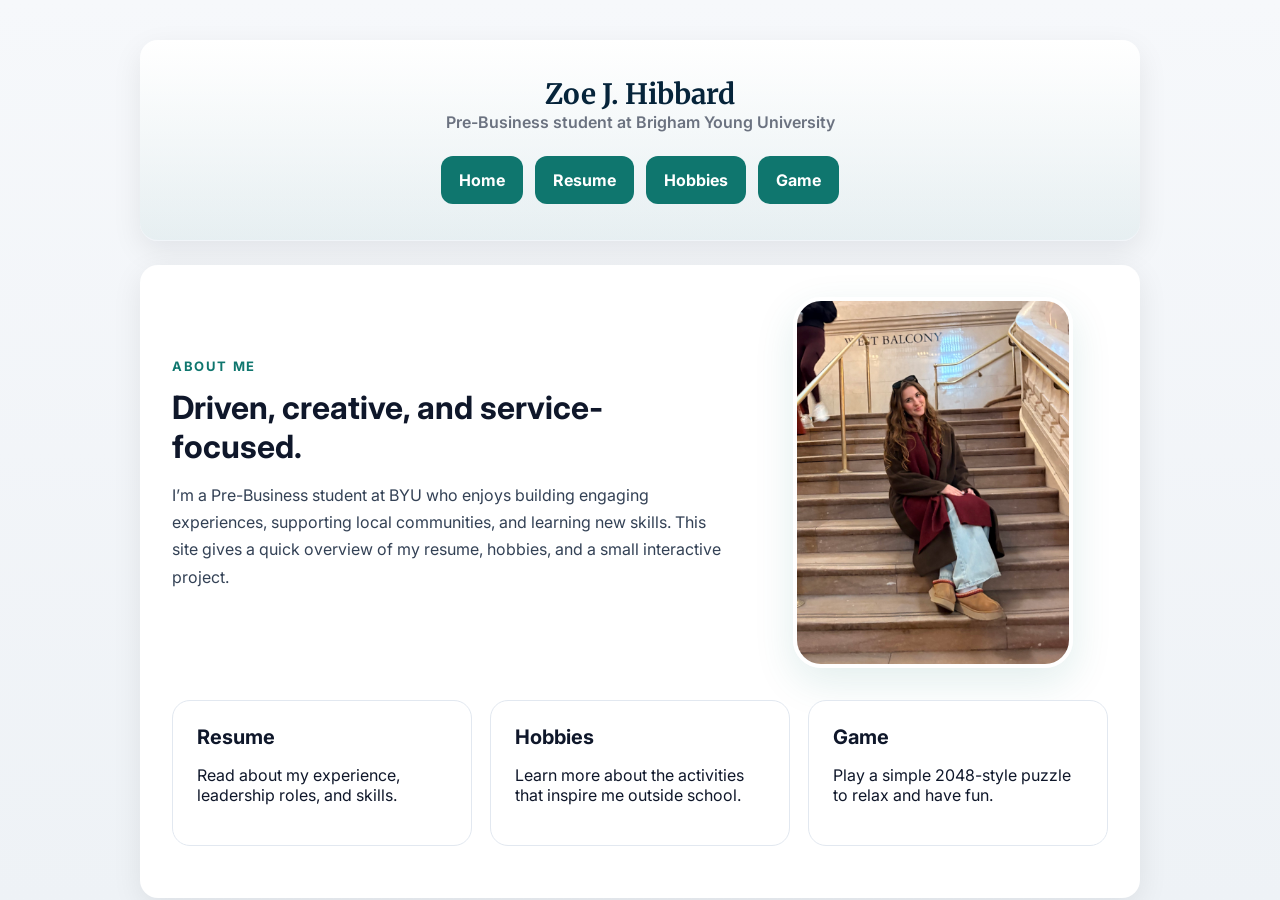
<file: index.html>
<!doctype html>
<html lang="en">
<head>
	<meta charset="utf-8">
	<meta name="viewport" content="width=device-width, initial-scale=1">
	<title>Zoe J. Hibbard — Home</title>
	<link href="https://fonts.googleapis.com/css2?family=Inter:wght@300;400;600;700&family=Merriweather:ital,wght@0,700;1,400&display=swap" rel="stylesheet">
	<link rel="stylesheet" href="style.css">
</head>
<body>
	<div class="wrap">
		<header class="page-header home-header centered-page">
			<div>
				<div class="name">Zoe J. Hibbard</div>
				<div class="sub">Pre-Business student at Brigham Young University</div>
			</div>
			<nav class="site-nav home-nav">
				<a class="nav-button" href="index.html">Home</a>
				<a class="nav-button" href="resume.html">Resume</a>
				<a class="nav-button" href="hobby.html">Hobbies</a>
				<a class="nav-button" href="game.html">Game</a>
			</nav>
		</header>

		<main class="page-card home-card">
			<section class="home-hero">
				<div class="hero-copy">
					<div class="eyebrow">About Me</div>
					<h1 class="page-title">Driven, creative, and service-focused.</h1>
					<p class="home-text">I’m a Pre-Business student at BYU who enjoys building engaging experiences, supporting local communities, and learning new skills. This site gives a quick overview of my resume, hobbies, and a small interactive project.</p>
				</div>
				<div class="hero-visual">
					<img class="hero-photo" src="EB73F578-D636-4865-B021-CAA6EF7A99F5_1_102_o.jpeg" alt="Zoe J. Hibbard">
				</div>
			</section>

			<section class="section feature-grid">
				<a class="feature-card" href="resume.html">
					<div class="feature-title">Resume</div>
					<p>Read about my experience, leadership roles, and skills.</p>
				</a>
				<a class="feature-card" href="hobby.html">
					<div class="feature-title">Hobbies</div>
					<p>Learn more about the activities that inspire me outside school.</p>
				</a>
				<a class="feature-card" href="game.html">
					<div class="feature-title">Game</div>
					<p>Play a simple 2048-style puzzle to relax and have fun.</p>
				</a>
			</section>
		</main>
	</div>
</body>
</html>
</file>
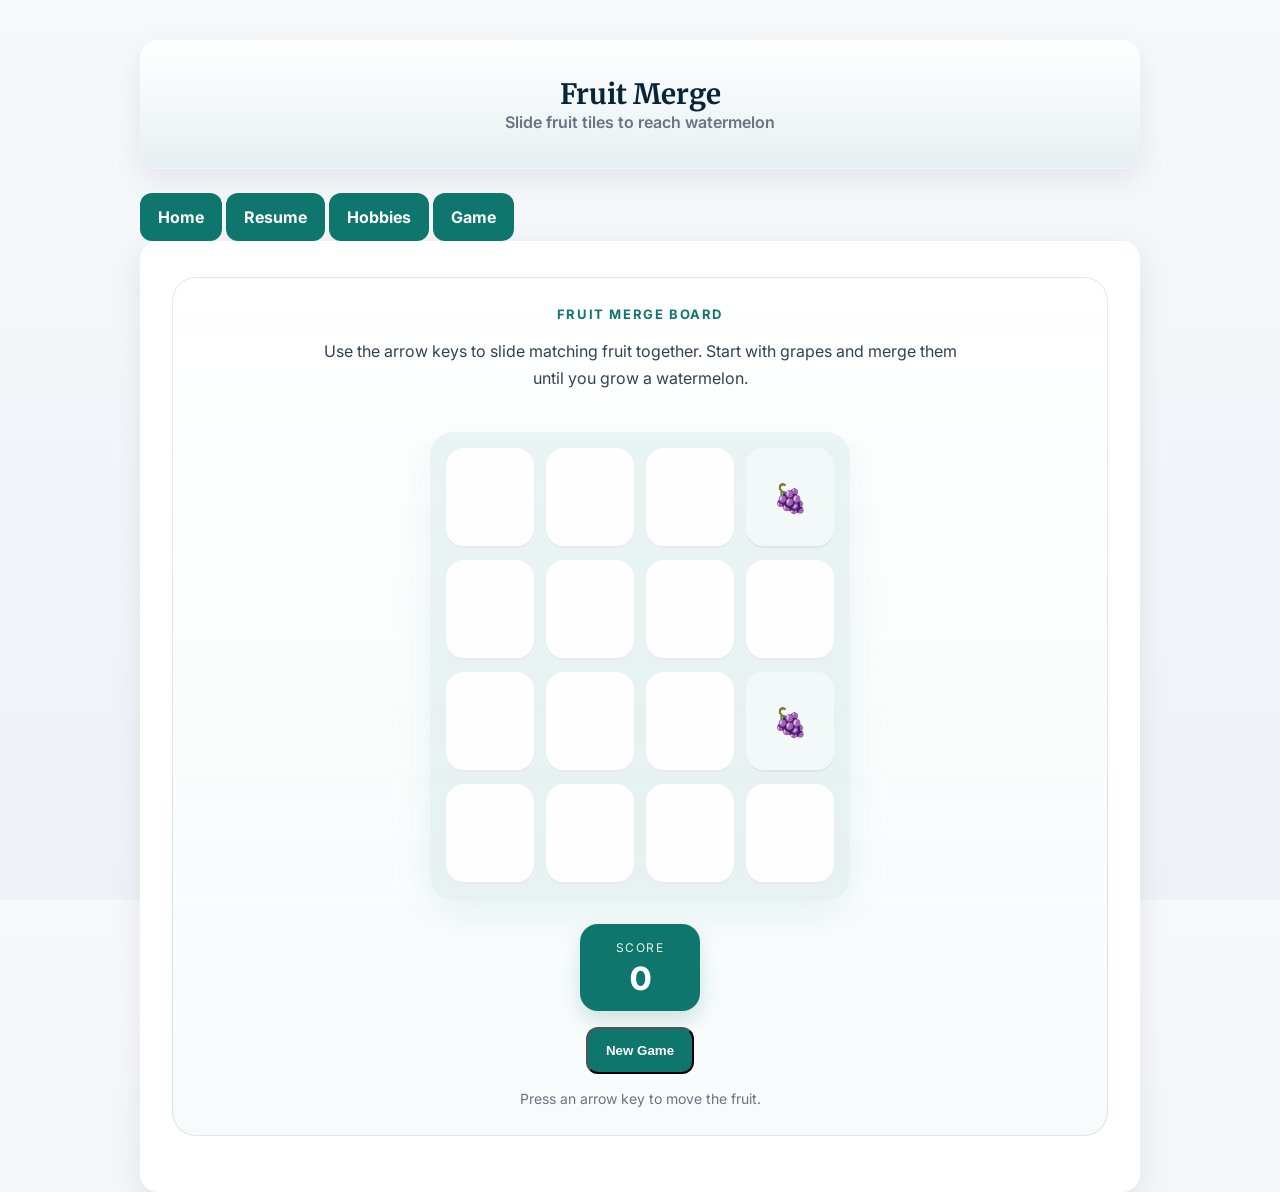
<file: game.html>
<!doctype html>
<html lang="en">
<head>
  <meta charset="utf-8">
  <meta name="viewport" content="width=device-width, initial-scale=1">
  <title>Zoe J. Hibbard — Game</title>
  <link href="https://fonts.googleapis.com/css2?family=Inter:wght@300;400;600;700&family=Merriweather:ital,wght@0,700;1,400&display=swap" rel="stylesheet">
  <link rel="stylesheet" href="style.css">
</head>
<body>
  <div class="wrap">
    <header class="page-header centered-page">
      <div>
        <div class="name">Fruit Merge</div>
        <div class="sub">Slide fruit tiles to reach watermelon</div>
      </div>
    </header>

    <nav class="site-nav">
      <a class="nav-button" href="index.html">Home</a>
      <a class="nav-button" href="resume.html">Resume</a>
      <a class="nav-button" href="hobby.html">Hobbies</a>
      <a class="nav-button" href="game.html">Game</a>
    </nav>

    <main class="page-card">
      <section class="section">
        <div class="game-container">
          <div class="game-header">
            <div class="eyebrow">Fruit merge board</div>
            <p class="home-text">Use the arrow keys to slide matching fruit together. Start with grapes and merge them until you grow a watermelon.</p>
          </div>

          <div class="game-board" id="gameBoard"></div>

          <div class="game-info">
            <div class="scoreboard">
              <div class="score-card">
                <div class="score-label">Score</div>
                <div id="scoreValue" class="score-value">0</div>
              </div>
            </div>
            <button id="resetButton" class="nav-button">New Game</button>
            <p class="muted" id="statusText">Press an arrow key to move.</p>
          </div>
        </div>
      </section>
    </main>
  </div>

  <script>
    const size = 4;
    const tileLabels = {
      2: '🍇',
      4: '🍓',
      8: '🥝',
      16: '🍎',
      32: '🍈',
      64: '🍍',
      128: '🥥',
      256: '🍉'
    };

    let board = [];
    let score = 0;
    let lastMoveDirection = null;

    const boardEl = document.getElementById('gameBoard');
    const statusText = document.getElementById('statusText');
    const scoreValue = document.getElementById('scoreValue');
    const resetButton = document.getElementById('resetButton');

    function updateScore() {
      scoreValue.textContent = score;
    }

    function createBoard() {
      board = Array.from({ length: size }, () => Array(size).fill(0));
      score = 0;
      lastMoveDirection = null;
      updateScore();
      addTile();
      addTile();
      renderBoard();
      statusText.textContent = 'Press an arrow key to move the fruit.';
    }

    function addTile() {
      const empty = [];
      for (let row = 0; row < size; row++) {
        for (let col = 0; col < size; col++) {
          if (board[row][col] === 0) empty.push({ row, col });
        }
      }
      if (!empty.length) return;
      const { row, col } = empty[Math.floor(Math.random() * empty.length)];
      board[row][col] = Math.random() < 0.9 ? 2 : 4;
    }

    function renderBoard() {
      boardEl.innerHTML = '';
      for (let row = 0; row < size; row++) {
        for (let col = 0; col < size; col++) {
          const tile = document.createElement('div');
          tile.className = 'tile' + (board[row][col] ? ' tile-' + board[row][col] : '');
          if (lastMoveDirection && board[row][col]) {
            tile.classList.add('slide-' + lastMoveDirection);
          }
          tile.textContent = board[row][col] ? tileLabels[board[row][col]] || board[row][col] : '';
          boardEl.appendChild(tile);
        }
      }
      lastMoveDirection = null;
    }

    function move(dir) {
      const previous = board.map(row => [...row]);
      lastMoveDirection = dir;
      if (dir === 'left') slideLeft();
      if (dir === 'right') slideRight();
      if (dir === 'up') slideUp();
      if (dir === 'down') slideDown();
      if (changed(previous, board)) {
        addTile();
        renderBoard();
        updateScore();
        if (checkWin()) statusText.textContent = 'You grew a watermelon! Great job!';
        else if (checkLose()) statusText.textContent = 'Game over — no moves left.';
      }
    }

    function changed(prev, current) {
      for (let i = 0; i < size; i++) {
        for (let j = 0; j < size; j++) {
          if (prev[i][j] !== current[i][j]) return true;
        }
      }
      return false;
    }

    function slideLeft() {
      for (let row = 0; row < size; row++) {
        let line = board[row].filter(val => val);
        for (let i = 0; i < line.length - 1; i++) {
          if (line[i] === line[i + 1]) {
            line[i] *= 2;
            score += line[i];
            line.splice(i + 1, 1);
          }
        }
        while (line.length < size) line.push(0);
        board[row] = line;
      }
    }

    function slideRight() {
      for (let row = 0; row < size; row++) {
        let line = board[row].filter(val => val).reverse();
        for (let i = 0; i < line.length - 1; i++) {
          if (line[i] === line[i + 1]) {
            line[i] *= 2;
            score += line[i];
            line.splice(i + 1, 1);
          }
        }
        while (line.length < size) line.push(0);
        board[row] = line.reverse();
      }
    }

    function slideUp() {
      for (let col = 0; col < size; col++) {
        const line = [];
        for (let row = 0; row < size; row++) {
          if (board[row][col]) line.push(board[row][col]);
        }
        for (let i = 0; i < line.length - 1; i++) {
          if (line[i] === line[i + 1]) {
            line[i] *= 2;
            score += line[i];
            line.splice(i + 1, 1);
          }
        }
        while (line.length < size) line.push(0);
        for (let row = 0; row < size; row++) {
          board[row][col] = line[row];
        }
      }
    }

    function slideDown() {
      for (let col = 0; col < size; col++) {
        const line = [];
        for (let row = size - 1; row >= 0; row--) {
          if (board[row][col]) line.push(board[row][col]);
        }
        for (let i = 0; i < line.length - 1; i++) {
          if (line[i] === line[i + 1]) {
            line[i] *= 2;
            score += line[i];
            line.splice(i + 1, 1);
          }
        }
        while (line.length < size) line.push(0);
        for (let row = size - 1; row >= 0; row--) {
          board[row][col] = line[size - 1 - row];
        }
      }
    }

    function checkWin() {
      return board.some(row => row.some(value => value === 256));
    }

    function checkLose() {
      if (board.some(row => row.includes(0))) return false;
      for (let row = 0; row < size; row++) {
        for (let col = 0; col < size; col++) {
          const value = board[row][col];
          if (col < size - 1 && value === board[row][col + 1]) return false;
          if (row < size - 1 && value === board[row + 1][col]) return false;
        }
      }
      return true;
    }

    document.addEventListener('keydown', event => {
      const key = event.key;
      if (['ArrowLeft', 'ArrowRight', 'ArrowUp', 'ArrowDown'].includes(key)) {
        event.preventDefault();
        move({ ArrowLeft: 'left', ArrowRight: 'right', ArrowUp: 'up', ArrowDown: 'down' }[key]);
      }
    });

    resetButton.addEventListener('click', createBoard);
    createBoard();
  </script>
</body>
</html>
</file>
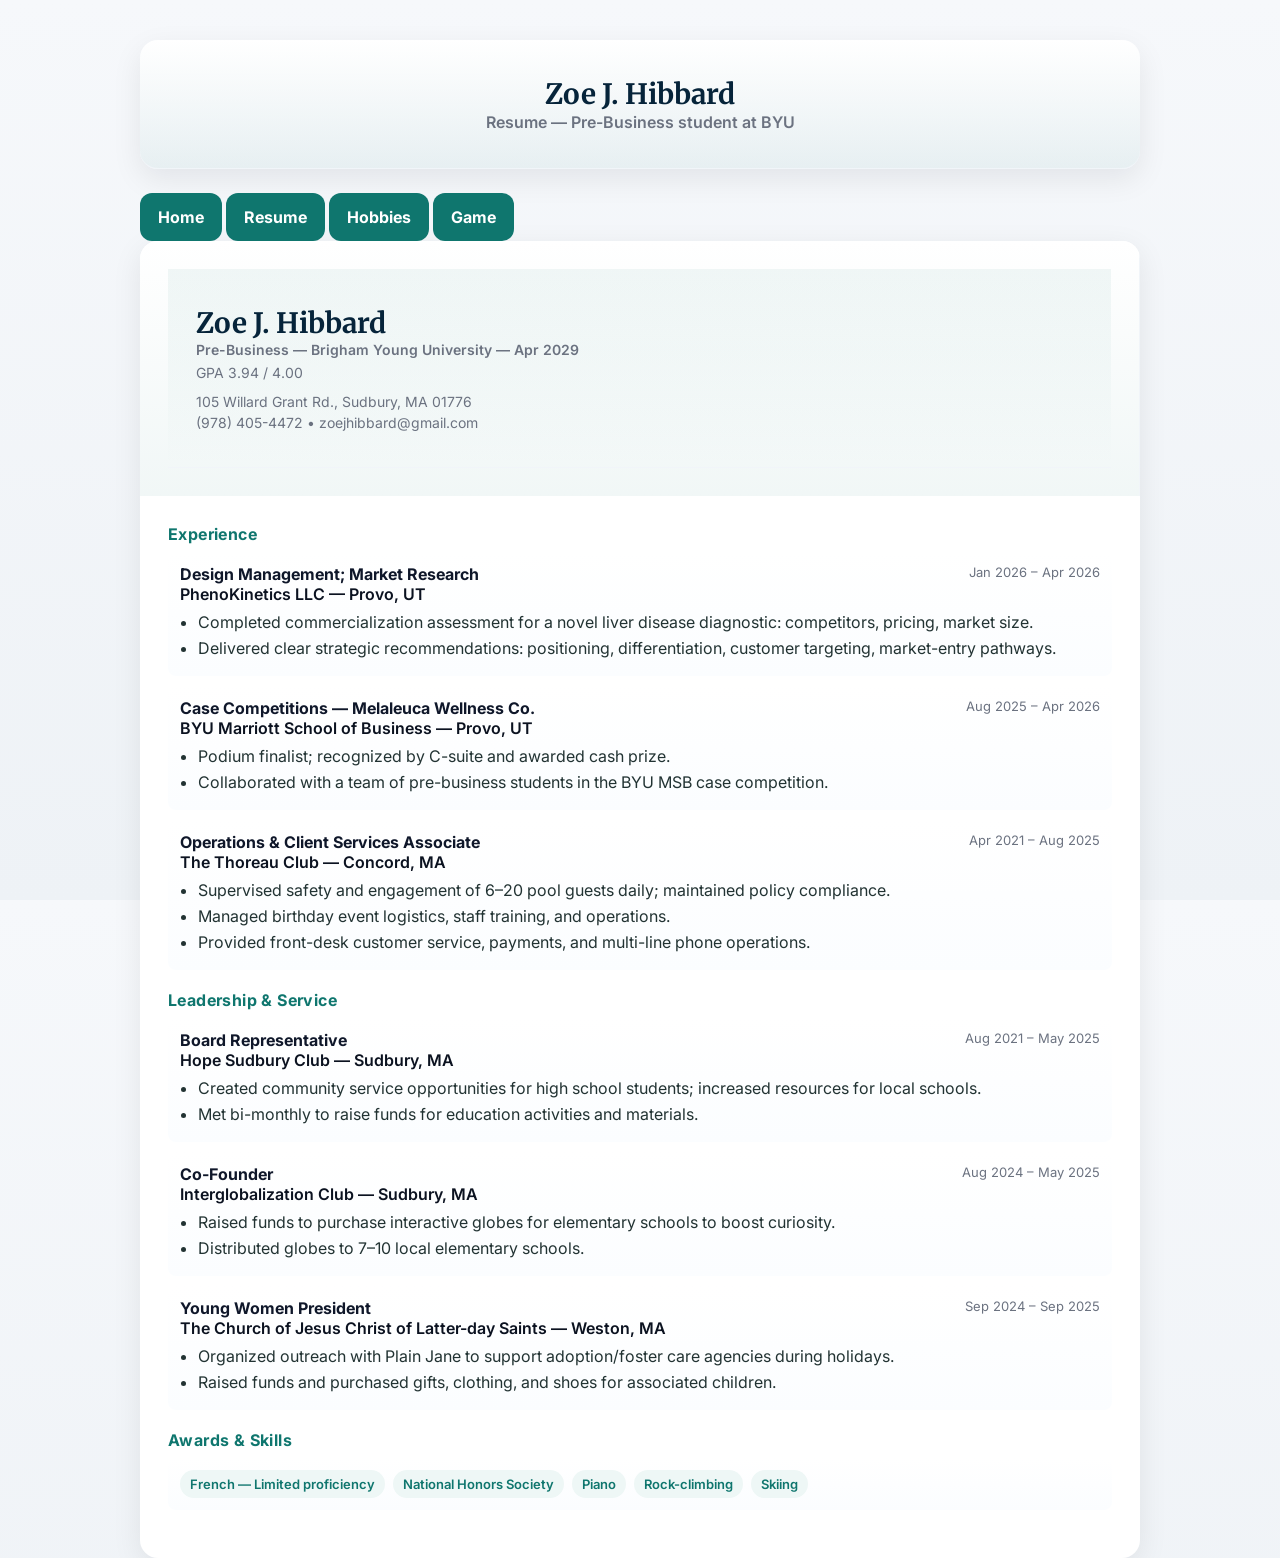
<file: resume.html>
<!doctype html>
<html lang="en">
<head>
	<meta charset="utf-8">
	<meta name="viewport" content="width=device-width, initial-scale=1">
	<title>Zoe J. Hibbard — Resume</title>
	<link href="https://fonts.googleapis.com/css2?family=Inter:wght@300;400;600;700&family=Merriweather:ital,wght@0,700;1,400&display=swap" rel="stylesheet">
	<link rel="stylesheet" href="style.css">
</head>
<body>
	<div class="wrap">
		<header class="page-header centered-page">
			<div>
				<div class="name">Zoe J. Hibbard</div>
				<div class="sub">Resume — Pre-Business student at BYU</div>
			</div>
		</header>

		<nav class="site-nav">
			<a class="nav-button" href="index.html">Home</a>
			<a class="nav-button" href="resume.html">Resume</a>
			<a class="nav-button" href="hobby.html">Hobbies</a>
			<a class="nav-button" href="game.html">Game</a>
		</nav>

		<div class="card">
			<div class="sidebar">
				<header>
					<div>
						<div class="name">Zoe J. Hibbard</div>
						<div class="sub muted">Pre-Business — Brigham Young University — Apr 2029</div>
						<div class="muted" style="margin-top:6px;">GPA 3.94 / 4.00</div>
					</div>
					<div class="contact">
						<div>105 Willard Grant Rd., Sudbury, MA 01776</div>
						<div>(978) 405-4472 • zoejhibbard@gmail.com</div>
					</div>
				</header>
			</div>

			<main class="main">
				<section class="section">
					<h3>Experience</h3>
					<div class="item exp">
						<div class="role">
							<div>
								<div class="title">Design Management; Market Research</div>
								<div class="org">PhenoKinetics LLC — Provo, UT</div>
							</div>
							<div class="date muted">Jan 2026 – Apr 2026</div>
						</div>
						<ul>
							<li>Completed commercialization assessment for a novel liver disease diagnostic: competitors, pricing, market size.</li>
							<li>Delivered clear strategic recommendations: positioning, differentiation, customer targeting, market-entry pathways.</li>
						</ul>
					</div>

					<div class="item exp">
						<div class="role">
							<div>
								<div class="title">Case Competitions — Melaleuca Wellness Co.</div>
								<div class="org">BYU Marriott School of Business — Provo, UT</div>
							</div>
							<div class="date muted">Aug 2025 – Apr 2026</div>
						</div>
						<ul>
							<li>Podium finalist; recognized by C-suite and awarded cash prize.</li>
							<li>Collaborated with a team of pre-business students in the BYU MSB case competition.</li>
						</ul>
					</div>

					<div class="item exp">
						<div class="role">
							<div>
								<div class="title">Operations & Client Services Associate</div>
								<div class="org">The Thoreau Club — Concord, MA</div>
							</div>
							<div class="date muted">Apr 2021 – Aug 2025</div>
						</div>
						<ul>
							<li>Supervised safety and engagement of 6–20 pool guests daily; maintained policy compliance.</li>
							<li>Managed birthday event logistics, staff training, and operations.</li>
							<li>Provided front-desk customer service, payments, and multi-line phone operations.</li>
						</ul>
					</div>
				</section>

				<section class="section">
					<h3>Leadership & Service</h3>
					<div class="item lead">
						<div class="role">
							<div>
								<div class="title">Board Representative</div>
								<div class="org">Hope Sudbury Club — Sudbury, MA</div>
							</div>
							<div class="date muted">Aug 2021 – May 2025</div>
						</div>
						<ul>
							<li>Created community service opportunities for high school students; increased resources for local schools.</li>
							<li>Met bi-monthly to raise funds for education activities and materials.</li>
						</ul>
					</div>

					<div class="item lead">
						<div class="role">
							<div>
								<div class="title">Co-Founder</div>
								<div class="org">Interglobalization Club — Sudbury, MA</div>
							</div>
							<div class="date muted">Aug 2024 – May 2025</div>
						</div>
						<ul>
							<li>Raised funds to purchase interactive globes for elementary schools to boost curiosity.</li>
							<li>Distributed globes to 7–10 local elementary schools.</li>
						</ul>
					</div>

					<div class="item lead">
						<div class="role">
							<div>
								<div class="title">Young Women President</div>
								<div class="org">The Church of Jesus Christ of Latter-day Saints — Weston, MA</div>
							</div>
							<div class="date muted">Sep 2024 – Sep 2025</div>
						</div>
						<ul>
							<li>Organized outreach with Plain Jane to support adoption/foster care agencies during holidays.</li>
							<li>Raised funds and purchased gifts, clothing, and shoes for associated children.</li>
						</ul>
					</div>
				</section>

				<section class="section">
					<h3>Awards & Skills</h3>
					<div class="item">
						<div class="skill-list">
							<div class="skill">French — Limited proficiency</div>
							<div class="skill">National Honors Society</div>
							<div class="skill">Piano</div>
							<div class="skill">Rock-climbing</div>
							<div class="skill">Skiing</div>
						</div>
					</div>
				</section>
			</main>
		</div>
	</div>
</body>
</html>
</file>
<file: style.css>
:root{
	--bg:#f6f8fb;
	--card:#ffffff;
	--muted:#6b7280;
	--accent:#0f766e;
	--accent-2:#06b6d4;
	--glass: rgba(15,118,110,0.06);
	--max-width: 1000px;
}
*{box-sizing:border-box}
html,body{height:100%;margin:0;font-family:Inter,system-ui,Segoe UI,Roboto,'Helvetica Neue',Arial}
body{background:linear-gradient(180deg,var(--bg),#eef2f6);display:flex;align-items:flex-start;justify-content:center;padding:40px}
.wrap{width:100%;max-width:var(--max-width)}
.home-wrap{display:flex;align-items:center;justify-content:center;min-height:100vh;padding:40px}
.page-header{margin-bottom:24px;padding:36px 28px;border-radius:18px;background:linear-gradient(180deg,#ffffff,var(--glass));box-shadow:0 10px 30px rgba(2,6,23,0.08);display:flex;justify-content:space-between;align-items:center}
.page-header.centered-page{justify-content:center;text-align:center}
.resume-header .page-header{justify-content:center;text-align:center}
.card, .page-card{background:var(--card);border-radius:18px;box-shadow:0 8px 30px rgba(2,6,23,0.08);overflow:hidden}
.page-card{padding:36px 32px;}
header{display:flex;flex-direction:column;gap:12px;padding:36px 28px;border-bottom:1px solid #f1f5f9;background:linear-gradient(180deg,var(--glass),transparent)}
.name{font-family:Merriweather,serif;font-size:28px;font-weight:700;color:#06243a}
.sub{color:var(--muted);font-weight:600}
.contact{font-size:14px;color:var(--muted);display:flex;flex-direction:column;gap:4px}
.main{padding:28px}
.section{margin-bottom:20px}
.section h3{margin:0 0 8px 0;font-size:16px;color:var(--accent);letter-spacing:0.4px}
.page-title{font-size:32px;margin:0 0 12px 0;color:#0f172a}
.home-text{max-width:760px;line-height:1.7;color:#334155}
.button-grid{display:grid;grid-template-columns:repeat(3, minmax(120px, 1fr));gap:16px;margin-top:20px}
.nav-button{display:inline-flex;align-items:center;justify-content:center;padding:14px 18px;border-radius:12px;background:#0f766e;color:white;text-decoration:none;font-weight:700;transition:transform .2s ease,box-shadow .2s ease}
.nav-button:hover{transform:translateY(-2px);box-shadow:0 10px 25px rgba(15,118,110,0.18)}
.nav-button.large{font-size:16px;padding:18px 22px}
.page-card .section .item{padding:18px}
.page-card .role{margin-bottom:10px}
.page-card .item p{margin:0;color:#475569}
.game-panel{display:grid;gap:16px}
.game-area{display:flex;flex-wrap:wrap;gap:12px;align-items:center}
#guessInput{width:80px;padding:10px 12px;border:1px solid #cbd5e1;border-radius:12px;font-size:16px}

.home-header{flex-wrap:wrap;gap:24px}
.home-nav{display:flex;gap:12px;flex-wrap:wrap}
.home-card{padding:32px 32px;}
.home-hero{display:grid;grid-template-columns:1.6fr 1fr;gap:28px;align-items:center}
.eyebrow{text-transform:uppercase;letter-spacing:1.6px;color:var(--accent);font-size:13px;font-weight:700;margin-bottom:14px}
.hero-copy{max-width:600px}
.hero-actions{display:flex;gap:12px;flex-wrap:wrap;margin-top:20px}
.hero-visual{display:flex;align-items:center;justify-content:center}
.hero-photo{width:100%;max-width:280px;height:auto;border-radius:28px;object-fit:cover;box-shadow:0 14px 40px rgba(15,118,110,0.12);border:4px solid rgba(255,255,255,0.9)}
.feature-grid{display:grid;grid-template-columns:repeat(3, minmax(220px, 1fr));gap:18px;margin-top:32px}
.feature-card{padding:24px;border-radius:18px;border:1px solid #e2e8f0;background:#ffffff;text-decoration:none;color:#0f172a;transition:transform .2s ease,box-shadow .2s ease}
.feature-card:hover{transform:translateY(-4px);box-shadow:0 15px 30px rgba(15,118,110,0.12)}
.feature-title{font-size:20px;font-weight:700;margin-bottom:10px}

.game-board-section{display:grid;grid-template-columns:1fr;gap:24px;align-items:start}
.game-container{display:flex;flex-direction:column;align-items:center;justify-content:center;gap:24px;padding:28px;background:linear-gradient(180deg,rgba(255,255,255,0.95),#f7fbfb);border-radius:24px;border:1px solid rgba(15,118,110,0.14);}
.game-header{text-align:center;max-width:640px}
.game-board{width:100%;max-width:420px;display:grid;grid-template-columns:repeat(4, minmax(0, 1fr));grid-auto-rows:100px;gap:12px;padding:16px;background:rgba(15,118,110,0.08);border-radius:24px;box-shadow:0 14px 40px rgba(15,118,110,0.08)}
.tile{display:flex;align-items:center;justify-content:center;border-radius:18px;font-weight:800;font-size:28px;color:#0f172a;background:rgba(255,255,255,0.95);box-shadow:inset 0 -2px 0 rgba(0,0,0,0.08);transition:transform .24s ease, background-color .24s ease, box-shadow .24s ease;}
.slide-left{animation:slide-from-left .22s ease forwards;}
.slide-right{animation:slide-from-right .22s ease forwards;}
.slide-up{animation:slide-from-top .22s ease forwards;}
.slide-down{animation:slide-from-bottom .22s ease forwards;}
@keyframes slide-from-left {from {transform:translateX(-32px) scale(0.95);opacity:0.4;} to {transform:translateX(0) scale(1);opacity:1;}}
@keyframes slide-from-right {from {transform:translateX(32px) scale(0.95);opacity:0.4;} to {transform:translateX(0) scale(1);opacity:1;}}
@keyframes slide-from-top {from {transform:translateY(-32px) scale(0.95);opacity:0.4;} to {transform:translateY(0) scale(1);opacity:1;}}
@keyframes slide-from-bottom {from {transform:translateY(32px) scale(0.95);opacity:0.4;} to {transform:translateY(0) scale(1);opacity:1;}}
.tile-2{background:#f3f9f9}
.tile-4{background:#d3f1ef}
.tile-8{background:#b6e5e0;color:#0b2d32}
.tile-16{background:#8dc8c4;color:#032528}
.tile-32{background:#63b1ac;color:#fff}
.tile-64{background:#3d8a87;color:#fff}
.tile-128{background:#2f6b69;color:#fff}
.tile-256{background:#255554;color:#fff}
.tile-512{background:#193f3c;color:#fff}
.tile-1024{background:#102e2d;color:#fff}
.tile-2048{background:#081d1c;color:#fff}
.game-info{display:flex;flex-direction:column;gap:16px;align-items:center}
.game-info .muted{margin:0;text-align:center}
.scoreboard{display:flex;justify-content:center;width:100%}
.score-card{min-width:120px;padding:16px;background:#0f766e;color:#fff;border-radius:18px;box-shadow:0 10px 20px rgba(15,118,110,0.18);text-align:center}
.score-label{text-transform:uppercase;font-size:12px;letter-spacing:1.4px;opacity:.9;margin-bottom:8px}
.score-value{font-size:32px;font-weight:800;line-height:1}

.edu,.exp,.lead{display:block}
.item{padding:12px;border-radius:8px;margin-bottom:10px;background:linear-gradient(180deg,#fff, #fbfdff)}
.role{display:flex;justify-content:space-between;gap:12px}
.role .title{font-weight:700;color:#0f172a}
.role .date{color:var(--muted);font-size:13px}
.org{color:#0b1220;font-weight:600}
.muted{color:var(--muted);font-size:14px}
ul{margin:8px 0 0 18px;padding:0}
li{margin-bottom:6px;color:#233}
.sidebar{padding:28px;border-right:1px solid #f1f5f9;background:linear-gradient(180deg,#ffffff,var(--glass))}
.skill-list{display:flex;flex-wrap:wrap;gap:8px}
.skill{background:#eef7f6;color:var(--accent);padding:6px 10px;border-radius:999px;font-weight:600;font-size:13px}
.print-hide{display:block}

/* Responsive */
@media (max-width:880px){
	.card{grid-template-columns:1fr;}
	.sidebar{order:2;border-right:0;border-top:1px solid #f1f5f9}
	header{flex-direction:row;align-items:center;justify-content:space-between;padding:20px}
	.print-hide{display:none}
}

/* Print */
@media print{
	body{background:white;padding:0}
	.card{box-shadow:none;border-radius:0}
	.print-hide{display:none}
}
</file>
